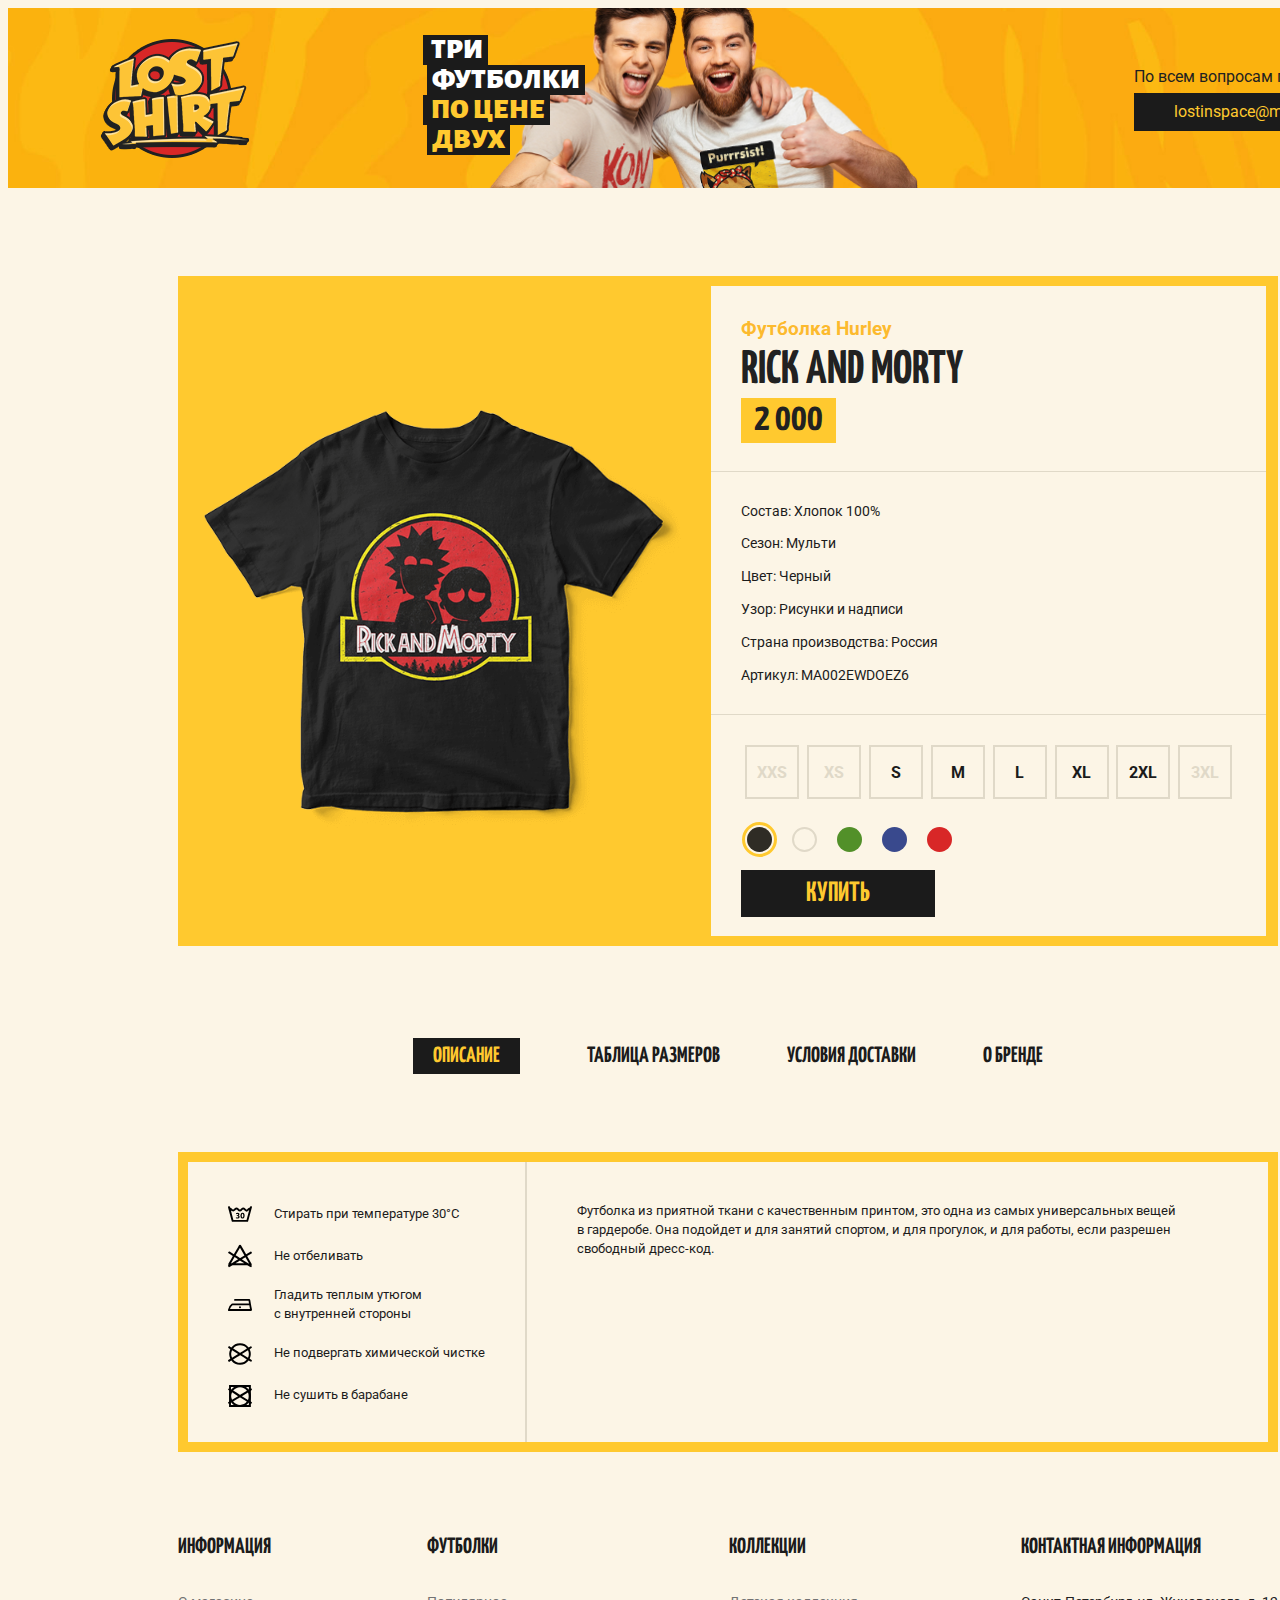
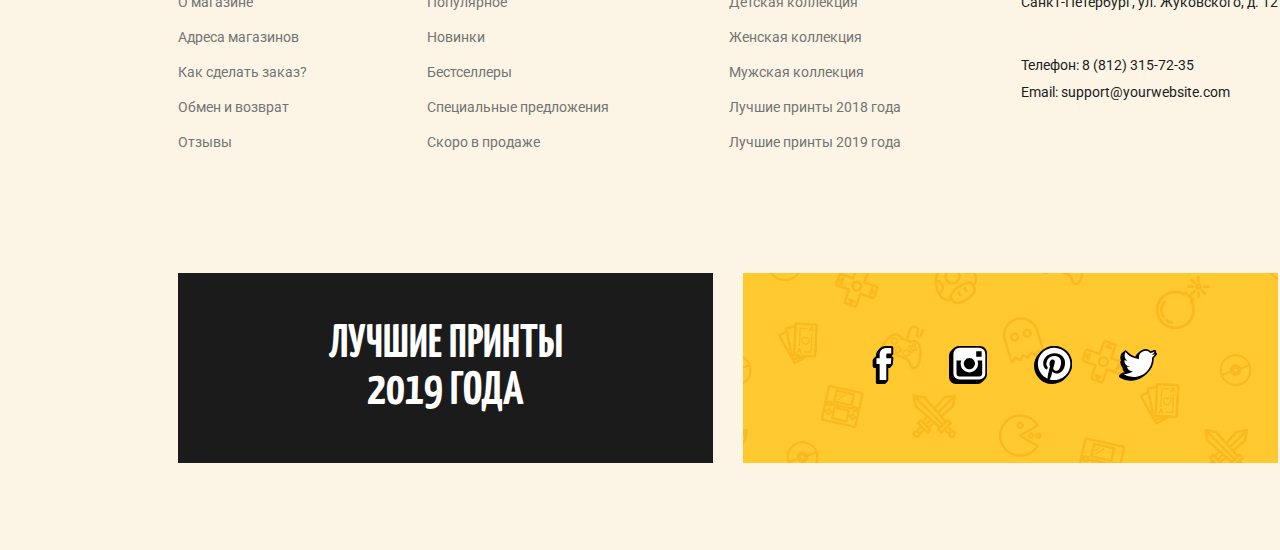
<file: product-view.html>
<!DOCTYPE html>
<html lang="ru">

<head>
    <meta charset="UTF-8">
    <meta name="viewport" content="1440">
    <title>Lost Shirt | Product</title>
    <link rel="stylesheet" href="https://necolas.github.io/normalize.css/8.0.1/normalize.css">
    <link rel="preconnect" href="https://fonts.gstatic.com">
    <link href="https://fonts.googleapis.com/css2?family=Roboto:ital,wght@0,400;1,700&display=swap" rel="stylesheet">
    <link rel="preconnect" href="https://fonts.gstatic.com">
    <link href="https://fonts.googleapis.com/css2?family=Yanone+Kaffeesatz:wght@400;700&display=swap" rel="stylesheet"> 
    <link rel="stylesheet" href="./main-product.css">
</head>

<body>
    
    <div class="wrapper">
        <section class="hero">
            
            <header class="header">
                <a href="#" class="logo">
                    <img src="img/content/logos/logo-main.png" class="logo__pic" alt="lost shirt logo">
                </a>
                <ul class="fade-slider">
                    <li class="fade-slider__item ">
                        <div class="fade-slider__text fade-slider__text--version-1 fade-slider__text--visible">

                            <h1 class="lined-text">
                                <span class="lined-text__word">Три</span>
                                <span class="lined-text__word">Футболки</span>
                                <span class="lined-text__word lined-text__word--color-yellow">По цене</span>
                                <span class="lined-text__word lined-text__word--color-yellow">Двух</span>
                            </h1>
                            
                        </div>
                        <div class="fade-slider__text fade-slider__text--version-2 ">
                            
                            <h1 class="lined-text">
                                
                                <span class="lined-text__word">Футболки<br></span>
                                <span class="lined-text__word lined-text__word--color-yellow">С любимыми<br></span>
                                <span class="lined-text__word">Персонажами<br></span>
                            </h1>
                        </div>
                  
                </ul>
                <a href="mailto:lostinspace@mail.ru" class="mail">
                    <div class="mail__title">По всем вопросам пишите на:</div>
                    <div class="mail__content">lostinspace@mail.ru</div>

                </a>
            </header>
        </section>

        <section class="product">
            <div class="container">
                <div class="product__item">
                    <ul class="product__item-pic">
                        <li class="pic__item pic__item--black pic__item--active black">
                            <div class="pic-black"></div>
                        </li>
                        <li class="pic__item pic__item--white white">
                            <div class="pic-white"></div>
                        </li>
                        <li class="pic__item pic__item--green green">
                            <div class="pic-green"></div>
                        </li>
                        <li class="pic__item pic__item--blue blue">
                            <div class="pic-blue"></div>
                        </li>
                        <li class="pic__item pic__item--red red">
                            <div class="pic-red"></div>
                        </li>
                        
                        
                    </ul>
                    <div class="product__item-info">

                        <div class="head">
                            <h3 class="head__model">Футболка Hurley</h3>
                            <h1 class="head__collection">Rick and Morty</h1>
                            <div class="head__price">
                                <h1 class="price">2 000</h1>
                            </div>
                        </div>
                        <div class="desc">
                            <ul class="desc__text">
                                <li class="desc__text-str">Состав: Хлопок 100%</li>
                                <li class="desc__text-str">Сезон: Мульти</li>
                                <li class="desc__text-str">Цвет: Черный</li>
                                <li class="desc__text-str">Узор: Рисунки и надписи</li>
                                <li class="desc__text-str">Страна производства: Россия</li>
                                <li class="desc__text-str">Артикул: MA002EWDOEZ6</li>

                            </ul>
                        </div>
                        <div class="buy">
                            <ul class="buy__sizes">
                                <li class="size size--not-available">
                                    <a href="#" class="size__link">xxs</a>
                                </li>
                                <li class="size size--not-available">
                                    <a href="#" class="size__link ">xs</a>
                                </li>
                                <li class="size">
                                    <a href="#" class="size__link">s</a>
                                </li>
                                <li class="size">
                                    <a href="#" class="size__link">m</a>
                                </li>
                                <li class="size ">
                                    <a href="#" class="size__link">l</a>
                                </li>
                                <li class="size">
                                    <a href="#" class="size__link">xl</a>
                                </li>
                                <li class="size">
                                    <a href="#" class="size__link">2xl</a>
                                </li>
                                <li class="size size--not-available">
                                    <a href="#" class="size__link ">3xl</a>
                                </li>
                               
                            </ul>
                            
                            <ul class="buy__colors">

                                <li data-filter="black" class="color color--black color--active">
                                    
                                    <a href="#" class="color__link"></a>
                                    
                                </li>
                                <li data-filter="white" class="color color--white">
                                    
                                    <a href="#" class="color__link"></a>
                                </li>
                                <li data-filter="green" class="color color--green">
                                    
                                    <a href="#" class="color__link"></a>
                                </li>
                                <li data-filter="blue" class="color color--blue">
                                    
                                    <a href="#" class="color__link"></a>
                                </li>
                                <li data-filter="red" class="color color--red">
                                    
                                    <a href="#" class="color__link"></a>
                                </li>
                            </ul>
                            <div class="buy__btn">
                                <a href="#" class="btn">Купить</a>
                            </div>

                        </div>
                        
                    </div>
                </div>
            </div>
        </section>

        <section class="information">
            <div class="container">
                <div class="block">
                    <div class="tabs">
                        <ul class="tabs__block">
                            <li data-filter="describtion" class="tab__item tab__item--active">
                                <a href="#" class="tab__link">Описание</a>
                            </li>
                            <li data-filter="table-sizes" class="tab__item">
                                <a href="#" class="tab__link">Таблица размеров</a>
                            </li>
                            <li data-filter="delivery" class="tab__item">
                                <a href="#" class="tab__link">Условия доставки</a>
                            </li>
                            <li data-filter="about-brand" class="tab__item ">
                                <a href="#" class="tab__link">О бренде</a>
                            </li>
                        </ul>
                    </div>
                        
                   
                    
                    <div class="content describtion content--visible">
                        <div class="content__bg">
                            <ul class="content__recs">
                                <li class="rec__item">
                                    <svg class="rec__icon">
                                        <use xlink:href="./img/icons-sprite.svg#washing_01"></use>>
                                    </svg>
                                    <div class="rec-text">Стирать при температуре 30°С</div>
                                </li>
                                <li class="rec__item">
                                    <svg class="rec__icon">
                                        <use xlink:href="./img/icons-sprite.svg#washing_02"></use>>
                                    </svg>
                                    <div class="rec-text">Не отбеливать</div>
                                </li>
                                <li class="rec__item">
                                    <svg class="rec__icon rec__icon--style-bad-size">
                                        <use xlink:href="./img/icons-sprite.svg#washing_03"></use>>
                                    </svg>
                                    <div class="rec-text">Гладить теплым утюгом<br>с внутренней стороны</div>
                                </li>
                                <li class="rec__item">
                                    <svg class="rec__icon">
                                        <use xlink:href="./img/icons-sprite.svg#washing_04"></use>>
                                    </svg>
                                    <div class="rec-text">Не подвергать химической чистке</div>
                                </li>
                                <li class="rec__item">
                                    <svg class="rec__icon">
                                        <use xlink:href="./img/icons-sprite.svg#washing_05"></use>>
                                    </svg>
                                    <div class="rec-text">Не сушить в барабане</div>
                                </li>
                            </ul>
                            <div class="content__desc">
                                <div class="desc-text">
                                    Футболка из приятной ткани с качественным принтом, это одна из самых универсальных вещей
                                    в гардеробе. Она подойдет и для занятий спортом, и для прогулок, и для работы, если разрешен 
                                    свободный дресс-код.
                                </div>
                            </div>
                        </div>
                    </div>

                    <div class="content content--height-455 table-sizes">
                        <div class="content__bg">
                            <div class="content__measure">
                                <div class="measure__pic">
                                    <div class="measure__pic-item"></div>
                                </div>
                                <div class="measure__recs">
                                    <ol class="recs__text">
                                        <li class="text__item">
                                            Измерьте ширину, см.<br>
                                            (от подмышки до подмышки)
                                        </li>
                                        <li class="text__item">
                                            Измерьте длину, см.<br>
                                            (от верхней точки плеча до низа)
                                        </li>
                                        <li class="text__item">
                                            Сверьте данные с таблицей
                                        </li>
                                    </ol>
                                </div>
                            </div>
                            <div class="content__sizes">
                                <table class="content__sizes-table">
                                    <tr class='table__title'>
                                        <td>Мужские</td>
                                        <th></th>
                                        <th>XS</th>
                                        <th>S</th>
                                        <th>M</th>
                                        <th>L</th>
                                        <th>XL</th>
                                        <th>2XL</th>
                                        <th>3XL</th>
                            
                                    </tr>
                                    <tr>
                                        <td>Размер RUS</td>
                                        <th></th>
                                        <th>44</th>
                                        <th>46</th>
                                        <th>48</th>
                                        <th>50</th>
                                        <th>52</th>
                                        <th>54</th>
                                        <th>56</th>
                                        
                                    </tr>
                                    <tr>
                                        <td>Ширина, см.</td>
                                        <th></th>
                                        <th>46</th>
                                        <th>48</th>
                                        <th>50</th>
                                        <th>52</th>
                                        <th>54</th>
                                        <th>56</th>
                                        <th>58</th>
                                    </tr>
                                    <tr>
                                        
                                        <td>Длина, см.</td>
                                        <th></th>
                                        <th>65</th>
                                        <th>67</th>
                                        <th>68</th>
                                        <th>71</th>
                                        <th>74</th>
                                        <th>74</th>
                                        <th>74</th>
                                    </tr>
                                    <tr class='table__title'>
                                        <td>Женские</td>
                                        <th>XXS</th>
                                        <th>XS</th>
                                        <th>S</th>
                                        <th>M</th>
                                        <th>L</th>
                                        <th>XL</th>
                                        <th>2XL</th>
                                        <th>3XL</th>
                            
                                    </tr>
                                    <tr>
                                        <td>Размер RUS</td>
                                        <th>36-38</th>
                                        <th>38-40</th>
                                        <th>40-42</th>
                                        <th>42-44</th>
                                        <th>44-46</th>
                                        <th>46-48</th>
                                        <th>48-50</th>
                                        <th>50-52</th>
                                        
                                    </tr>
                                    <tr>
                                        <td>Ширина, см.</td>
                                        <th>38</th>
                                        <th>40</th>
                                        <th>42</th>
                                        <th>44</th>
                                        <th>46</th>
                                        <th>48</th>
                                        <th>50</th>
                                        <th>52</th>
                                    </tr>
                                    <tr>
                                        <td>Длина, см.</td>
                                        <th>61</th>
                                        <th>61</th>
                                        <th>62</th>
                                        <th>64</th>
                                        <th>64</th>
                                        <th>64</th>
                                        <th>64</th>
                                        <th>64</th>
                                    </tr>
                                    <tr>
                                        <td>Обхват груди, см.</td>
                                        <th>68-76</th>
                                        <th>76-80</th>
                                        <th>80-84</th>
                                        <th>84-88</th>
                                        <th>88-92</th>
                                        <th>92-96</th>
                                        <th>96-100</th>
                                        <th>100-104</th>
                                    </tr>
                                </table>
                            </div>
                        </div>
                    </div>

                    <div class="content content--height-280 delivery">
                        <div class="content__bg">
                            <div class="content__logo content__logo--1">
                                <div class="logo-pic logo-pic--1"></div>
                            </div>
                            <div class="content__desc content__desc--padding">
                                <div class="desc-text desc-text--size">
                                    <div class="text-word">
                                        Доставка по России и странам Ближнего Зарубежья (Украина, Белоруссия, Молдавия, Польша,<br>
                                        Эстония, Болгария, Румыния, Чехия, Словакия, Венгрия и т.д.), всего 400 руб.
                                    </div>
                                    <div class="text-word">
                                        Мы так же доставляем в США, Японию, Австралию, Англию, Италию, Испанию и т.д.,<br>
                                        стоимость доставки около 600 руб.
                                    </div>
                                    <div class="text-word">
                                        (Цена приведена для ориентира и может отличаться в зависимости от дальности и веса посылки)
                                    </div>
                                </div>
                            </div>
                        </div>

                        
                    </div>

                    <div class="content content--height-280 about-brand ">
                        <div class="content__bg">
                            <div class="content__logo content__logo--2">
                                <div class="logo-pic logo-pic--2"></div>
                            </div>
                            <div class="content__desc content__desc--padding">
                                <div class="desc-text desc-text--size">
                                    Марка Hurley основана на любви к океану с его постоянством в этом изменчивом мире.<br>
                                    Она осуществляет мечты молодого поколения, сочетая музыку и искусство в дизайне одежды,<br>
                                    обуви и аксессуаров. Наполненная духом пляжной культуры продукция Hurley предлагает новое<br>
                                    восприятие комфорта и индивидуальности. Hurley выбирает только тот, кто страстно влюблён<br>
                                    в свободу.                                
                                </div>
                            </div>
                        </div>
                    </div>

                </div>
               
            </div>
        </section>

        <section class="footer">
            <div class="container">
                <nav class="site-menu">
                    <ul class="site-menu__sections">
                        <li class="site-menu__col">
                            <h3 class="site-menu__title">Информация</h3>
                            <ul class="site-menu__list">
                                <li class="site-menu__item">
                                    <a href="#" class="site-menu__link">О магазине</a>
                                </li>
                                <li class="site-menu__item">
                                    <a href="#" class="site-menu__link">Адреса магазинов</a>
                                </li>
                                <li class="site-menu__item">
                                    <a href="#" class="site-menu__link">Как сделать заказ?</a>
                                </li>
                                <li class="site-menu__item">
                                    <a href="#" class="site-menu__link">Обмен и возврат</a>
                                </li>
                                <li class="site-menu__item">
                                    <a href="#" class="site-menu__link">Отзывы</a>
                                </li>
                            </ul>
                        </li>
                        <li class="site-menu__col">
                            <h3 class="site-menu__title">Футболки</h3>
                            <ul class="site-menu__list">
                                <li class="site-menu__item">
                                    <a href="#" class="site-menu__link">Популярное</a>
                                </li>
                                <li class="site-menu__item">
                                    <a href="#" class="site-menu__link">Новинки</a>
                                </li>
                                <li class="site-menu__item">
                                    <a href="#" class="site-menu__link">Бестселлеры</a>
                                </li>
                                <li class="site-menu__item">
                                    <a href="#" class="site-menu__link">Специальные предложения</a>
                                </li>
                                <li class="site-menu__item">
                                    <a href="#" class="site-menu__link">Скоро в продаже</a>
                                </li>
                            </ul>
                        </li>
                        <li class="site-menu__col">
                            <h3 class="site-menu__title">Коллекции</h3>
                            <ul class="site-menu__list">
                                <li class="site-menu__item">
                                    <a href="#" class="site-menu__link">Детская коллекция</a>
                                </li>
                                <li class="site-menu__item">
                                    <a href="#" class="site-menu__link">Женская коллекция</a>
                                </li>
                                <li class="site-menu__item">
                                    <a href="#" class="site-menu__link">Мужская коллекция</a>
                                </li>
                                <li class="site-menu__item">
                                    <a href="#" class="site-menu__link">Лучшие принты 2018 года</a>
                                </li>
                                <li class="site-menu__item">
                                    <a href="#" class="site-menu__link">Лучшие принты 2019 года</a>
                                </li>
                            </ul>
                        </li>
                        <li class="site-menu__col">
                            <h3 class="site-menu__title">Контактная информация</h3>
                            <ul class="site-menu__list site-menu__list--contact">
                                <li class="site-menu__item">
                                    <div class="site-menu__item-text">Санкт-Петербург, ул. Жуковского, д. 12</div>
                                </li>
                                <li class="site-menu__item ">
                                    <a href="telto:+78123157235" class="site-menu__link site-menu__link--mail">Телефон: 8 (812) 315-72-35</a>
                                </li>
                                <li class="site-menu__item">
                                    <a href="mailto:support@yourwebsite.com" class="site-menu__link site-menu__link--mail">Email: support@yourwebsite.com</a>
                                </li>
                                
                            </ul>
                        </li>
                    </ul>
                </nav>
            </div>
           
        </section>

        <section class="extras">
            <div class="container">
                <div class="extras__sections">
                    <div class="extras__col">
                        <a href="" class="extras__best">
                            Лучшие принты <br>
                            2019 года
                        </a>
                    </div>
                    <div class="extras__col">
                        <div class="extras__col-socials">
                            <ul class="socials__list">
                                <li class="socials__item">
                                    
                                    <a href="#" class="socials__link">
                                        <svg class="socials__icon">
                                            <use xlink:href="./img/icons-sprite.svg#fb"></use>>
                                        </svg>
                                        
                                    </a>
                                </li>
                                <li class="socials__item">
                                    
                                    <a href="#" class="socials__link">
                                        <svg class="socials__icon">
                                            <use xlink:href="./img/icons-sprite.svg#insta"></use>>
                                        </svg>
                                    </a>
                                </li>
                                <li class="socials__item">
                                    
                                    <a href="#" class="socials__link">
                                        <svg class="socials__icon">
                                            <use xlink:href="./img/icons-sprite.svg#pin"></use>>
                                        </svg>
                                    </a>
                                </li>
                                <li class="socials__item">
                                    
                                    <a href="#" class="socials__link">
                                        <svg class="socials__icon">
                                            <use xlink:href="./img/icons-sprite.svg#twitter"></use>>
                                        </svg>
                                    </a>
                                </li>
                            </ul>
                        </div>
                    </div>
                </div>
            </div>
            
        </section>
    </div>

    <script src="scripts-product/slider.js"></script>
    <script src="scripts-product/size.js"></script>
    <script src="scripts-product/color.js"></script>
    <script src="scripts-product/tabs.js"></script>
</body>

</html>
</file>
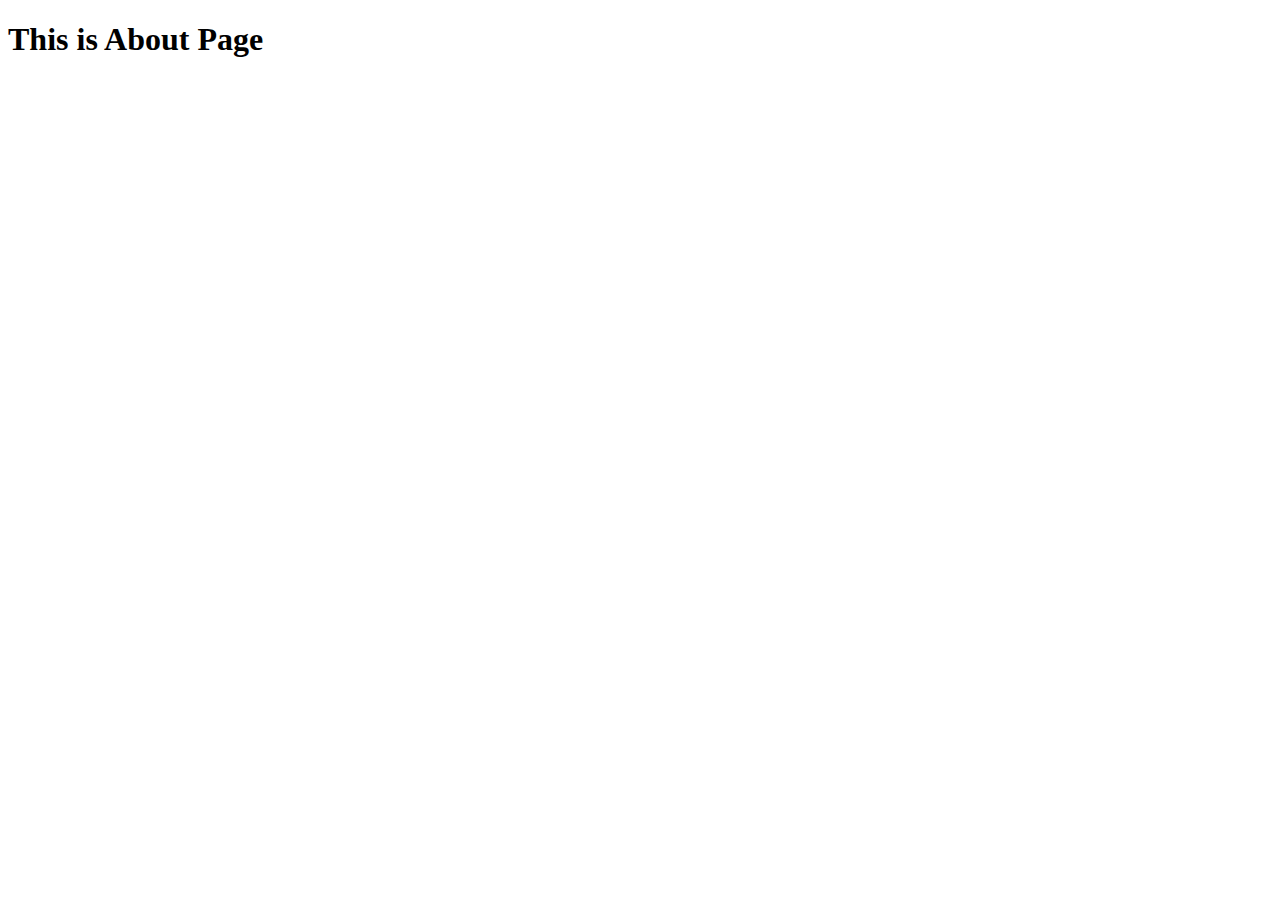
<file: product.html>
<!DOCTYPE html>
<html lang="en">
<head>
    <meta charset="UTF-8">
    <meta http-equiv="X-UA-Compatible" content="IE=edge">
    <meta name="viewport" content="width=device-width, initial-scale=1.0">
    <title>Lost Shirt | About</title>
</head>
<body>
    <h1>This is About Page</h1>
</body>
</html>
</file>
<file: main-product.css>
@font-face {
    font-family: 'alegreya';
    src: url('./fonts/alegreyasanssc-black-webfont.woff2') format('woff2'),
         url('./fonts/alegreyasanssc-black-webfont.woff') format('woff');
    font-weight: normal;
    font-style: normal;

}

:root {
    --yellow: #ffc92f;
    --black: #1b1b1b;
    --red: #d82727;
    --titlesFont: 'Yanone Kaffeesatz', Arial, sans-serif;
    --forLine: #e0d9c8;
    --forBG: #fcf5e6;
}

html, body {
    height: 100%;
}

a.disabled {
    pointer-events: none;
  }

.wrapper {
    overflow: hidden;
    min-width: 1440px;
}


body {
    font: 16px / 1.42 "Roboto", Arial, sans-serif;
    color: #212121;
    -webkit-font-smoothing: antialiased;
    -moz-osx-font-smoothing: grayscale;
    background:#fcf5e6;
}

.container {
    display: flex;
    justify-content: center;
    
}

ul {
    margin: 0;
    padding: 0;
}

ul > li {
    list-style: none;
}

.hero {
    background: url(./img/bg/hero.jpg) center -17.5cm / cover no-repeat;
    background-size: 120%;
    min-width: 1410px;
    height: 180px;
    margin-bottom: 88px;
}

.header {
    display: flex;
    margin: 0 auto;
    justify-content: space-around;
    height: 100%;
    
}

.logo {
    margin-top: 29px;
}

.fade-slider {
    width: 520px;
    position: relative;
    
}

.fade-slider__item {
    background: url(./img/decor/header-guys.png) center -25px / cover no-repeat;
    background-size: 450px;
    
    position: absolute;
    top: 0;
    left: 0;
    width: 100%;
    height: 100%;
    
    
    
}

.fade-slider__text {
    position: absolute;
    opacity: 0;
    transition: opacity .5s;
}

.fade-slider__text--version-1 {
    position: absolute;
    left: -2%;
    top: 15%;
    
}

.fade-slider__text--version-2 {
    position: absolute;
    left: -10%;
    top: 20%;
    
}

.fade-slider__text--version-2 .lined-text {
    align-items: center;
    
}


.lined-text {
    
    margin: 0;
    font-size: 28px;
    text-transform: uppercase;
    font-family: 'alegreya';
    line-height: 1;
    
    display: flex;
    flex-direction: column;
    align-items: flex-start;
    
}



.fade-slider__text--visible {
    opacity: 1;
    transition: opacity .5s;
}

.lined-text__word {
    padding: 1px 5px;
    background: var(--black);
    color: #fff;
}

.lined-text__word--color-yellow {
    color: var(--yellow);
}

.lined-text__word:nth-child(2n) {
    margin-left: 4px;
    
}
.lined-text__word:nth-child(2n-1) {
    
    padding-left: 8px;
}

.mail {
    margin-top: 58px;
    text-decoration: none;
    font: inherit;
    color: inherit;
    box-sizing: border-box;
    height: 65px;
}


.mail__title {
    text-align: center;
    margin-bottom: 4px;
    
}

.mail__content {
    text-align: center;
    background: var(--black);
    color: var(--yellow);
    padding: 8px 40px;
    
}

.product {
    margin-bottom: 95px;
}

.product__item {
    background: var(--yellow);
    width: 1100px;
    height: 670px;
    display: flex;
    justify-content: space-around;
    align-items: center;
    
}

.product__item-pic {
    height: 65%;
    width: 48%;
    position: relative;
}

.pic__item {
    
    position: absolute;
    
    opacity: 0;
    height: 100%;
    width: 100%;
}

.pic__item--active {
    opacity: 1;
}

.pic__item--black {
    background: url(./img/tshirts/tshirt_07.png) center center / contain no-repeat;
    background-size: 480px;
}

.pic__item--white {
    background: url(./img/tshirts/tshirt_08.png) center center / contain no-repeat;
    background-size: 480px;
}

.pic__item--green {
    background: url(./img/tshirts/tshirt_09.png) center center / contain no-repeat;
    background-size: 480px;
}

.pic__item--blue {
    background: url(./img/tshirts/tshirt_10.png) center center / contain no-repeat;
    background-size: 480px;
}

.pic__item--red {
    background: url(./img/tshirts/tshirt_11.png) center center / contain no-repeat;
    background-size: 480px;
}



.product__item-info {
    width: 555px;
    height: 650px;
    margin: 10px 10px 10px 0;
    background:#fcf5e6;
    
}


.head {
    font: inherit;
    padding: 30px 30px 28px 30px;
    border-bottom: solid 1px var(--forLine); 
    
}

.head__model {
    font: 62px;
    color: #fcba2e;
    margin-bottom: 4px;
    margin-top: 0px;
}

.head__collection {
    font: 47px var(--titlesFont);
    text-transform: uppercase;
    font-weight: bold;
    margin: 0;
    margin-bottom: 4px;
}

.head__price {
    background-color: var(--yellow);
    height: 45px;
    width: 95px;
    display: flex;
    justify-content: center;
    align-items: center;
}

.price {
    font-family: var(--titlesFont);
    margin: 0;
    font-weight: bold;
    font-size: 39px;
}

.desc {
    
    padding: 30px 30px 28px 30px;
    border-bottom: solid 1px var(--forLine);

    
}

.desc__text {
    font-size: 14px;
    font-family: "Roboto";
    color: var(--black);
    
    
}

.desc__text-str {
    margin-bottom: 13px;
}

.desc__text-str:last-child {
    margin-bottom: 0px;
}

.buy {
    
    padding: 30px;
    
    
}

.buy__sizes {
    display: flex;
    justify-content: space-around;
    margin-bottom: 28px;
}

.size {
    height: 50px;
    width: 50px;
    border: solid 2px var(--forLine);
    position: relative;
}

.size__link {
    
    display: flex;
    justify-content: center;
    text-decoration: none;
    text-transform: uppercase;
    color: var(--black);
    font-family: "Roboto";
    font-weight: bold;
    padding: 15px;
    
}

.size--not-available .size__link {
    color: var(--forLine);
}

.size--active {
    background: var(--yellow);
    border: solid 2px var(--yellow);
}

.btn {
    text-decoration: none;
}

.buy__colors {
    display: flex;
    margin-left: 6px;
    margin-bottom: 28px;
}

.color {
    background: var(--forBG);
    border-radius: 50%;
    height: 25px;
    width: 25px;
    margin-right: 20px;
    display: flex;
    justify-content: center;
    align-items: center;
    
}



.color:last-child {
    margin-right: 0;
}



.color--active:before {
    
    content:'';
    position: absolute;
    border-radius: 50%;
    height: 29px;
    width: 29px;
    border: solid 3px var(--yellow);
}


.color--white {
    height: 21px;
    width: 21px;
    border: solid 2px var(--forLine);
}

/*.color--active.color--white {
    border: 0px;
    height: 25px;
    width: 25px;
}*/

.color--black {
    background: #2f2c25;
}


.color--green {
    background: #529029;
}

.color--blue {
    background: #39498d;
}

.color--red {
    background: #d82727;
}

.color__link {
    display: flex;
    
    padding: 12.5px;
}

.color--white .color__link {
    padding: 10px;
}

.btn {
    background: var(--black);
    padding: 10px 65px;
    line-height: 1;
    color: var(--yellow);
    text-transform: uppercase;
    font-size: 28px;
    font-family: var(--titlesFont);
    font-weight: bold;
}

.btn:hover {
    background: var(--red);
    color: #fff;
}



.information {
    margin-bottom: 80px;
}

.tabs {
    
}

.tabs__block {
    display: flex;
    justify-content: center;
    margin-bottom: 80px;
}

.tab__item {
    margin-right: 67px;
}

.tab__item:last-child {
    margin-right: 0;
}

.tab__link {
    text-decoration: none;
    color: var(--black);
    font-family: var(--titlesFont);
    font-weight: bold;
    text-transform: uppercase;
    font-size: 22px;
}

.tab__item--active .tab__link {
    background: var(--black);
    color: var(--yellow);
    padding: 8px 20px;
    box-sizing: border-box;
}

.content {
    width: 1100px;
    height: 300px;
    padding: 10px;
    background-color: var(--yellow);
    box-sizing: border-box;
    display: none;
    
}

.content--visible {
    display: block;
}

.content__bg {
    height: 100%;
    width: 100%;
    background-color: var(--forBG);
    display: flex;
}

.content__recs {
    width: 340px;
    padding: 40px 35px 40px 40px;
    box-sizing: border-box;
    border-right: solid 2px var(--forLine);
}

.rec__item {
    margin-bottom: 18px;
    display: flex;
    align-items: center;
}

.rec__item:last-child {
    margin-bottom: 0;
}

.rec__icon {
    height: 24px;
    width: 24px;
    margin-right: 22px;
    display: block;
}

.rec__icon--style-bad-size {

}

.rec-text {
    font-size: 13.15px;
    font-family: 'Roboto';
    color: var(--black);
    
}

.content__desc {
    box-sizing: border-box;
    width: 743px;
    padding: 40px 87px 0px 50px;
}

.desc-text {
    font-size: 13.15px;
    font-family: 'Roboto';
    color: var(--black);
    
}

.content--height-455 {
    height: 455px;
}

.content__measure {
    padding: 45px 60px 50px 50px;
    height: 435px;
    width: 337px;
    box-sizing: border-box;
}

.measure__pic {
    width: 250px;
    height: 250px;
    margin-bottom: 10px;
    position: relative;
}

.measure__pic-item {
    height: 100%;
    width: 100%;
    background-size: 450px;
    background: url(./img/tshirts/tshirt_00.png) center center / contain no-repeat;
    position: absolute;
    left: -6px;
    top: -16px;
}



ol {
  padding-left: 14px;
  margin: 0;  
}

.text__item {
    font-size: 12px;
    font-family: 'Roboto';
    padding-left: 10px;
}

.content__sizes {
    height: 435px;
    width: 743px;
}

.content__sizes-table {
    height: 100%;
    width: 100%;
    background-color: var(--forLine);
    border-spacing: 1px;
}

td, th {
    background-color: var(--forBG);
    font-size: 12px;
    font-weight: normal;
}

td {
    padding-left: 15px;
}

th {
    width: 71px;
}

.table__title  td, .table__title th{
    font-size: 14px;
    font-weight: bold;
    background-color: #f6efe0;
}

.content--height-280
{
    height: 280px;
}

.content__logo {
    width: 337px;
    position: relative;
    box-sizing: border-box;
    border-right: solid 2px var(--forLine);
}

.content__logo--1 {
    
    padding-top: 42px;
    padding-left: 75px;
    
    
}
.content__logo--2 {
    padding: 50px 50px 0px 50px;
}

.logo-pic {
    position: absolute;
}

.logo-pic--1 {
    
    height: 60%;
    width: 52%;
    background: url(./img/content/logos/express.png) center center / contain no-repeat;
}

.logo-pic--2 {
    top: 42px;
    height: 23%;
    width: 70%;
    background: url(./img/content/logos/harley.png) center center / contain no-repeat;
}

.content__desc--padding {
    padding-right: 50px;
}

.desc-text--size {
    font-size: 14px;
    line-height: 1.6;
}

.text-word {
    margin-bottom: 12px;
    font-family: 'Roboto';
}

.text-word:last-child {
    margin-bottom: 0;
}

.footer {
    margin-bottom: 120px;
}

.site-menu {
    width: 1100px;
}

.site-menu__sections {
    display: flex;
    
    flex-wrap: nowrap;
    justify-content: space-between;
}

/*.site-menu__col:nth-child(1) {
    margin-right: 175px;
}

.site-menu__col:nth-child(2) {
    margin-right: 200px;
}

.site-menu__col:nth-child(3) {
    margin-right: 195px;
}*/

.site-menu__title {
    color: var(--black);
    font-family: var(--titlesFont);
    text-transform: uppercase;
    font-size: 22px;
    margin-bottom: 30px;
    margin-top: 0px;
}



.site-menu__item {
    margin-bottom: 15px;
    font-size: 14px;
}

.site-menu__item:last-child {
    margin-bottom: 0;
}

.site-menu__list--contact .site-menu__item {
    margin-bottom: 7px;
}

.site-menu__list--contact .site-menu__item:first-child {
    margin-bottom: 43px;
}

.site-menu__list--contact .site-menu__item:last-child {
    margin-bottom: 0px;
}


.site-menu__link {
    text-decoration: none;
    color: #737373;
    
}

.site-menu__link:hover {
    color: var(--red);
}

.site-menu__link--mail {
    color: var(--black);
    
}

.site-menu__link--mail:hover {
    color: var(--black);
}

.extras {
    margin-bottom: 87px;
}

.extras__sections {
    display: flex;
    justify-content: center;   
}

.extras__col {
    
    width: 535px;
    height: 190px;
    margin-right: 30px;
    box-sizing: border-box;
    background-color: var(--black);
    
}

.extras__col:last-child {
    margin-right: 0;
}

.extras__best {
    
    color: #fff;
    font-family: var(--titlesFont);
    text-transform: uppercase;
    font-size: 47px;
    line-height: 1;
    text-align: center;
    text-decoration: none;
    font-weight: bold;
    padding: 48px 10%;
    display: block;
}

.extras__col-socials {
    background: url(./img/bg/pattern.png) center center / 500px;
    height: 100%;
    width: 100%;
}

.socials__list {
    display: flex;
    justify-content: center;
    padding: 73px;
}

.socials__item {
    margin-right: 47px;
}

.socials__item:last-child {
    margin-right: 0px;
}

.socials__icon {
    width: 100%;
    height: 100%;
}

.socials__link {
    width: 38px;
    height: 38px;
    display: block;
}

.socials__link:hover .socials__icon {
    fill: var(--red);
}
</file>
